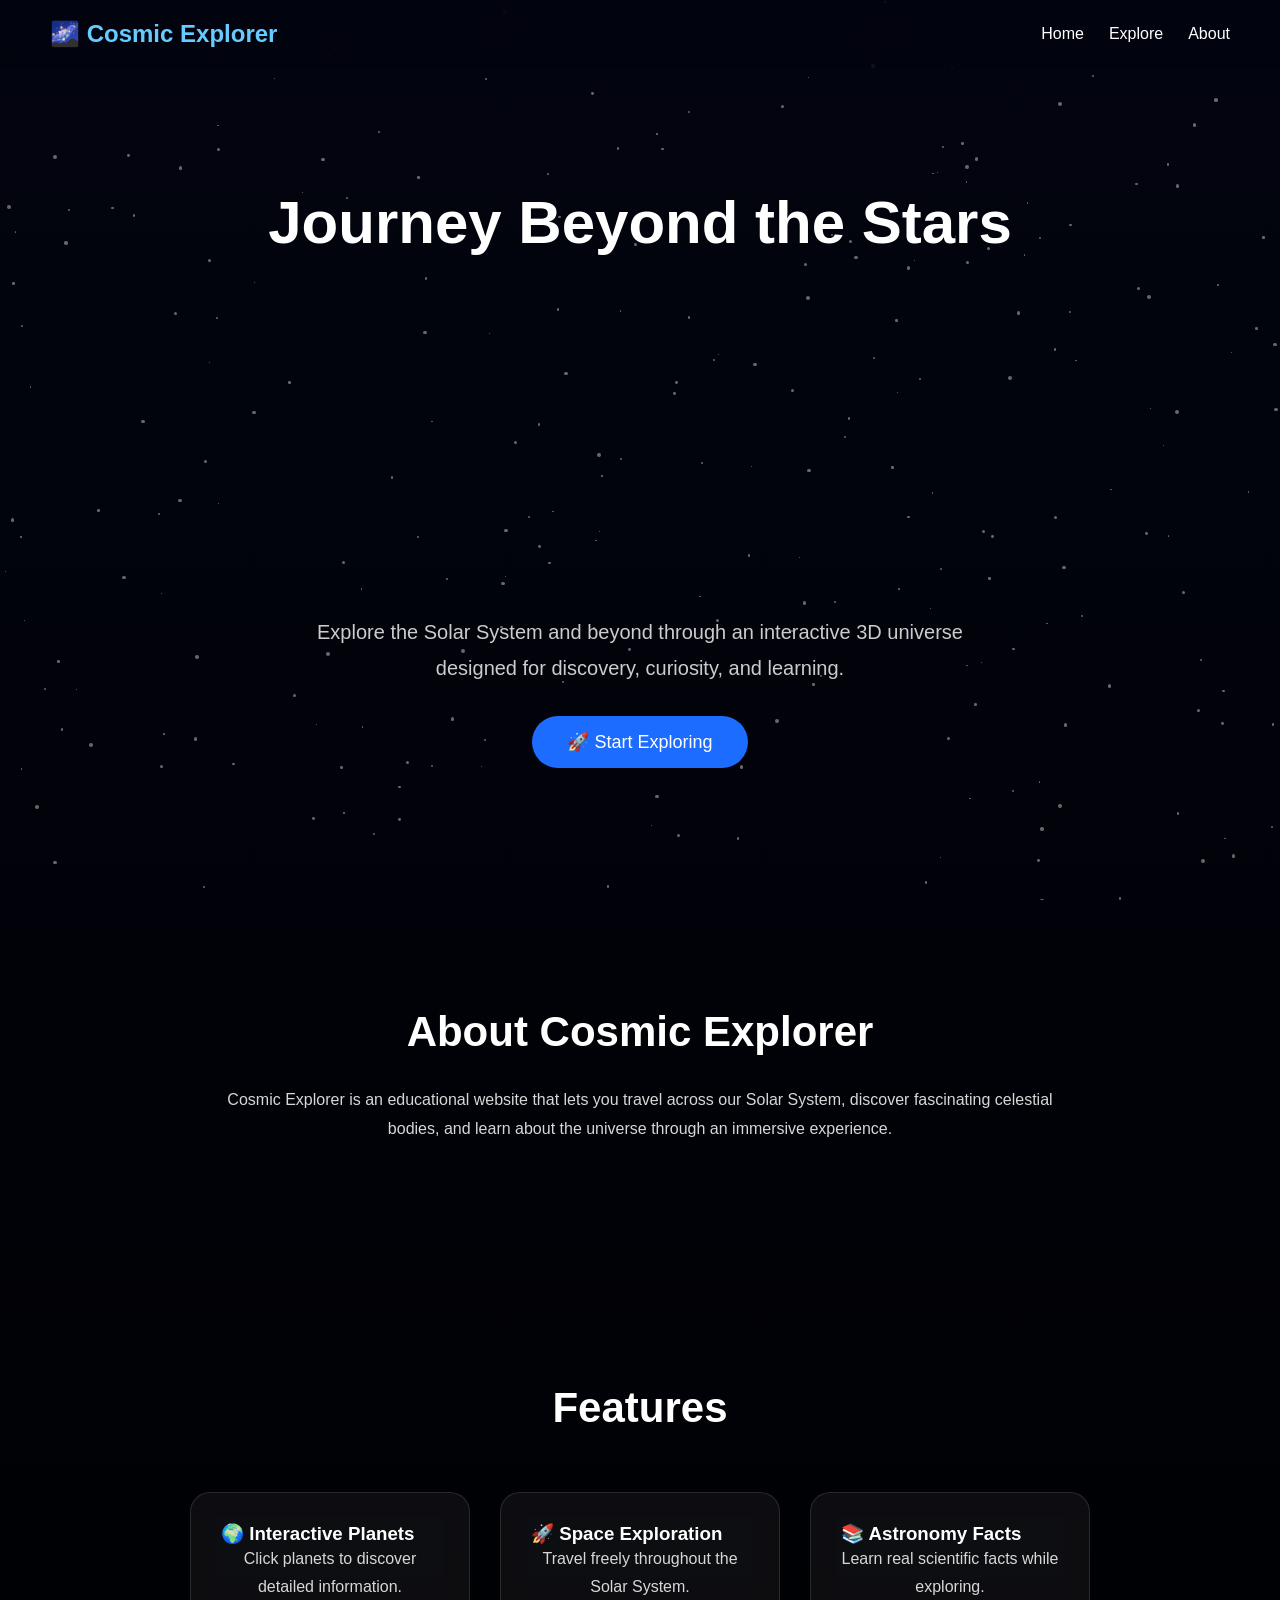
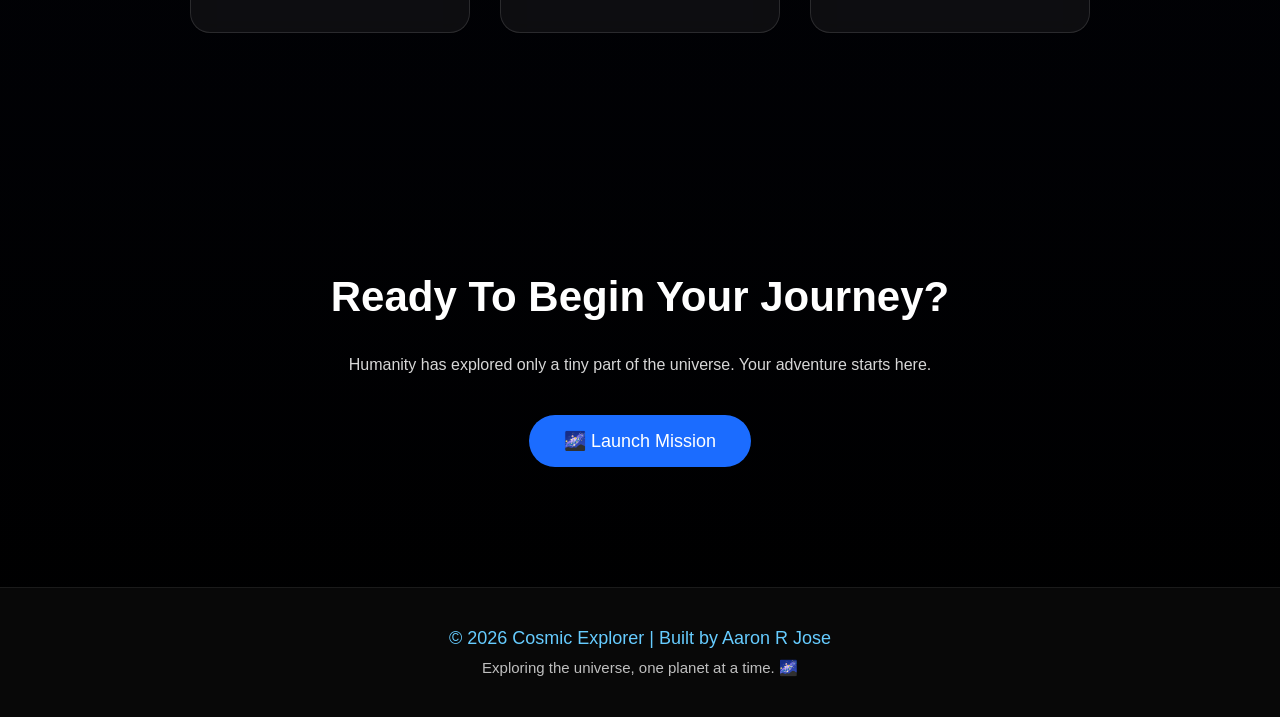
<file: index.html>
<!DOCTYPE html>
<html lang="en">
<head>
    <meta charset="UTF-8">
    <meta name="viewport" content="width=device-width, initial-scale=1.0">

    <title>🌌 Cosmic Explorer</title>

    <link rel="stylesheet" href="style.css">
</head>

<body>
    
    <div class="stars"></div>
    <div class="shooting-stars"></div>

    <nav>        
        <h2>🌌 Cosmic Explorer</h2>

        <ul>
            <li><a href="#home">Home</a></li>
            <li><a href="explore.html">Explore</a></li>
            <li><a href="#about">About</a></li>
        </ul>
    </nav>

    <main>

    <!-- Hero Section -->
    <section id="home" class="hero">

        <h1>Journey Beyond the Stars</h1>

        <p>
            Explore the Solar System and beyond through an interactive
            3D universe designed for discovery, curiosity, and learning.
        </p>

        <button id="startMission">🚀 Start Exploring</button>

    </section>


    <!-- About Section -->
    <section id="about" class="about">

        <h2>About Cosmic Explorer</h2>

        <p>
            Cosmic Explorer is an educational website that lets you travel
            across our Solar System, discover fascinating celestial bodies,
            and learn about the universe through an immersive experience.
        </p>

    </section>


    <!-- Features Section -->
    <section id="features" class="features">

        <h2>Features</h2>

        <div class="feature-container">

            <div class="feature-box">
                <h3>🌍 Interactive Planets</h3>
                <p>Click planets to discover detailed information.</p>
            </div>

            <div class="feature-box">
                <h3>🚀 Space Exploration</h3>
                <p>Travel freely throughout the Solar System.</p>
            </div>

            <div class="feature-box">
                <h3>📚 Astronomy Facts</h3>
                <p>Learn real scientific facts while exploring.</p>
            </div>

        </div>

    </section>


    <!-- CTA Section -->
    <section id="cta" class="cta">

        <h2>Ready To Begin Your Journey?</h2>

        <p>
            Humanity has explored only a tiny part of the universe.
            Your adventure starts here.
        </p>

        <button id="launchMission">🌌 Launch Mission</button>

    </section>

</main>
    
<footer>

    <p>© 2026 Cosmic Explorer | Built by Aaron R Jose</p>

    <p>Exploring the universe, one planet at a time. 🌌</p>

</footer>

    <script src="script.js"></script>

   <script>
(function () {
    if ("scrollRestoration" in history) {
        history.scrollRestoration = "manual";
    }

    function resetPagePosition() {
        const html = document.documentElement;
        const oldBehavior = html.style.scrollBehavior;

        html.style.scrollBehavior = "auto";

        window.scrollTo(0, 0);

        requestAnimationFrame(() => {
            window.scrollTo(0, 0);

            requestAnimationFrame(() => {
                window.scrollTo(0, 0);
                html.style.scrollBehavior = oldBehavior;
            });
        });
    }

    window.addEventListener("load", resetPagePosition);
    window.addEventListener("pageshow", resetPagePosition);

    resetPagePosition();
})();
</script>

</body>
</html>
</file>
<file: style.css>
html{
    scroll-behavior:smooth;
}
* {
    margin: 0;
    padding: 0;
    box-sizing: border-box;
}

/* Whole page */
body {
    font-family: Arial, sans-serif;
    background: linear-gradient(to bottom, #02040f, #000000);
    color: white;
    min-height: 100vh;
    overflow-x: hidden;
}

/* Navigation */
nav {
    display:flex;
    justify-content:space-between;
    align-items:center;

    padding:20px 50px;

    position:sticky;
    top:0;

    background:rgba(2,4,15,0.65);
    backdrop-filter:blur(12px);

    z-index:1000;
}

nav h2 {
    color: #66ccff;
}

nav ul {
    list-style: none;
    display: flex;
    gap: 25px;
}

nav a {
    text-decoration: none;
    color: white;
    transition: 0.3s;
}

nav a:hover{

    color:#66ccff;

    text-shadow:0 0 10px #66ccff;

}

/* Hero Section */
.hero {
    height: calc(100vh - 80px);

    display: flex;
    flex-direction: column;

    justify-content: center;
    align-items: center;

    text-align: center;
}

.hero h1 {
    font-size: 60px;
    margin-bottom: 20px;
}

.hero p {
    width: 650px;
    max-width: 90%;
    font-size: 20px;
    margin-bottom: 30px;
    color: #cccccc;
}

button {
    background: #1b6cff;
    color: white;

    border: none;

    padding: 15px 35px;

    border-radius: 40px;

    font-size: 18px;

    cursor: pointer;

    transition: 0.3s;
}

button:hover{

    transform:translateY(-5px) scale(1.05);

    box-shadow:0 0 25px rgba(27,108,255,.6);

}

/* ---------- Stars ---------- */

.stars{

    position:fixed;

    width:100%;

    height:100%;

    top:0;

    left:0;

    pointer-events:none;

    z-index:-1;

    overflow:hidden;

}
.stars span{

    position:absolute;

    display:block;

    background:white;

    border-radius:50%;

    opacity:.4;

    animation:twinkle infinite ease-in-out;

}

/* ===========================
   GENERAL SECTION DESIGN
=========================== */

section{

    padding:120px 10%;

}

section h2{

    text-align:center;

    font-size:42px;

    margin-bottom:30px;

}

section p{

    text-align:center;

    max-width:850px;

    margin:auto;

    line-height:1.8;

    color:#d7d7d7;

}
/* ===========================
      FEATURE CARDS
=========================== */

.feature-container{

    display:flex;

    justify-content:center;

    flex-wrap:wrap;

    gap:30px;

    margin-top:60px;

}

.feature-box{

    width:280px;

    padding:30px;

    border-radius:20px;

    background:rgba(255,255,255,0.05);

    backdrop-filter:blur(10px);

    border:1px solid rgba(255,255,255,0.12);

    transition:.35s;

}

.feature-box:hover{

    transform:translateY(-10px);

    box-shadow:0 0 30px rgba(102,204,255,.35);

}
.cta{

    text-align:center;

}

.cta button{

    margin-top:35px;

}
/* ===========================
   HERO ANIMATION
=========================== */

.hero{

    animation:fadeUp 1.2s ease;

}

@keyframes fadeUp{

    from{

        opacity:0;
        transform:translateY(50px);

    }

    to{

        opacity:1;
        transform:translateY(0);

    }

}
@keyframes twinkle{

    0%{

        opacity:.2;

        transform:scale(.8);

    }

    50%{

        opacity:1;

        transform:scale(1.4);

    }

    100%{

        opacity:.2;

        transform:scale(.8);

    }

}
.shooting-stars{

    position:fixed;

    width:100%;

    height:100%;

    top:0;

    left:0;

    pointer-events:none;

    overflow:hidden;

    z-index:-1;

}
.shooting-star{

    position:absolute;

    width:2px;

    height:120px;

    background:linear-gradient(blue,transparent);

    transform:rotate(135deg);

    opacity:0;

}
@keyframes shoot{

    0%{

        opacity:0;

        transform:translate(0,0) rotate(135deg);

    }

    10%{

        opacity:1;

    }

    100%{

        opacity:0;

        transform:translate(500px,500px) rotate(135deg);

    }

}

.hidden{

    opacity:0;

    transform:translateY(60px);

    transition:all 1s ease;

}

.show{

    opacity:1;

    transform:translateY(0);

}
/* ===========================
            FOOTER
=========================== */

footer{

    text-align:center;

    padding:40px 20px;

    background:rgba(255,255,255,.03);

    backdrop-filter:blur(10px);

    border-top:1px solid rgba(255,255,255,.08);

}

footer p:first-child{

    font-size:18px;

    color:#66ccff;

    margin-bottom:10px;

}

footer p:last-child{

    color:#bfbfbf;

    font-size:15px;

}

/* ===========================
        LAUNCH EFFECT
=========================== */

body{

    transition:transform 1.2s ease,
               opacity 1.2s ease;

}

.launch{

    transform:scale(1.2);

    opacity:0;

}
</file>
